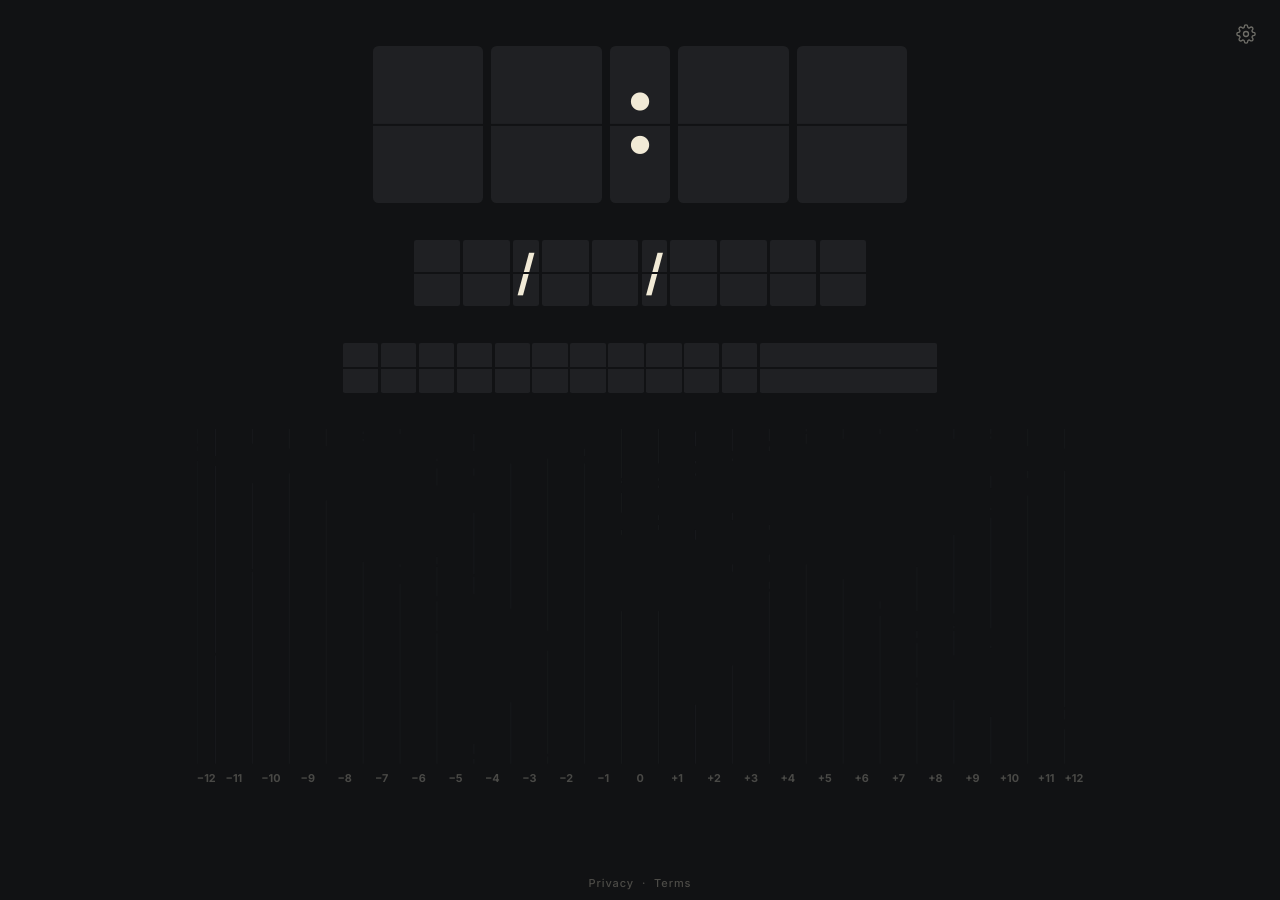
<file: index.html>
<!doctype html>
<html lang="en">
<head>
  <meta charset="utf-8">
  <title>Flaptab</title>
  <meta name="viewport" content="width=device-width, initial-scale=1">
  <meta name="description" content="Turns your new tab into a split-flap airport board clock with a time zone map.">
  <meta property="og:title" content="Flaptab">
  <meta property="og:description" content="Turns your new tab into a split-flap airport board clock with a time zone map.">
  <link rel="apple-touch-icon" href="icons/icon-128.png">
  <script>globalThis.FLAPTAB_WEB = { version: "1.0.0" };</script>
  <link rel="icon" href="icons/icon-32.png">
  <link rel="preload" href="fonts/inter-latin-wght-normal.woff2" as="font" type="font/woff2" crossorigin>
  <link rel="stylesheet" href="newtab.css">
  <script src="prefs.js"></script>
</head>
<body>
  <button id="gear" class="gear" type="button" aria-expanded="false" aria-controls="settings">
    <svg viewBox="0 0 24 24" aria-hidden="true">
      <circle cx="12" cy="12" r="3"/>
      <path d="M19.4 15a1.65 1.65 0 0 0 .33 1.82l.06.06a2 2 0 1 1-2.83 2.83l-.06-.06a1.65 1.65 0 0 0-1.82-.33 1.65 1.65 0 0 0-1 1.51V21a2 2 0 1 1-4 0v-.09A1.65 1.65 0 0 0 9 19.4a1.65 1.65 0 0 0-1.82.33l-.06.06a2 2 0 1 1-2.83-2.83l.06-.06a1.65 1.65 0 0 0 .33-1.82 1.65 1.65 0 0 0-1.51-1H3a2 2 0 1 1 0-4h.09A1.65 1.65 0 0 0 4.6 9a1.65 1.65 0 0 0-.33-1.82l-.06-.06a2 2 0 1 1 2.83-2.83l.06.06a1.65 1.65 0 0 0 1.82.33H9a1.65 1.65 0 0 0 1-1.51V3a2 2 0 1 1 4 0v.09a1.65 1.65 0 0 0 1 1.51 1.65 1.65 0 0 0 1.82-.33l.06-.06a2 2 0 1 1 2.83 2.83l-.06.06a1.65 1.65 0 0 0-.33 1.82V9a1.65 1.65 0 0 0 1.51 1H21a2 2 0 1 1 0 4h-.09a1.65 1.65 0 0 0-1.51 1z"/>
    </svg>
  </button>

  <div id="settings" class="settings" hidden>
    <div class="settings-head">
      <div class="settings-title" data-i18n="settings"></div>
      <button id="info-btn" class="icon-btn" type="button">
        <svg viewBox="0 0 24 24" aria-hidden="true"><circle cx="12" cy="12" r="9.5"/><path d="M12 11v6M12 7.5v.01"/></svg>
      </button>
    </div>
    <div class="setting">
      <div class="label" data-i18n="theme"></div>
      <div class="seg" data-pref="theme">
        <button type="button" data-value="board" data-i18n="board"></button>
        <button type="button" data-value="cockpit" data-i18n="cockpit"></button>
        <button type="button" data-value="led" data-i18n="led"></button>
        <button type="button" data-value="classic" data-i18n="classic"></button>
      </div>
    </div>
    <div class="setting">
      <div class="label" data-i18n="language"></div>
      <div class="seg" data-pref="lang">
        <button type="button" data-value="en" lang="en" title="English">EN</button>
        <button type="button" data-value="tr" lang="tr" title="Türkçe">TR</button>
        <button type="button" data-value="ar" lang="ar" title="العربية">AR</button>
        <button type="button" data-value="zh" lang="zh" title="中文">ZH</button>
        <button type="button" data-value="fr" lang="fr" title="Français">FR</button>
        <button type="button" data-value="ru" lang="ru" title="Русский">RU</button>
        <button type="button" data-value="es" lang="es" title="Español">ES</button>
        <button type="button" data-value="de" lang="de" title="Deutsch">DE</button>
      </div>
    </div>
    <div class="setting">
      <div class="label" data-i18n="format"></div>
      <div class="seg" data-pref="hour">
        <button type="button" data-value="24" data-i18n="h24"></button>
        <button type="button" data-value="12">AM/PM</button>
      </div>
    </div>
    <div class="setting">
      <div class="label" data-i18n="seconds"></div>
      <div class="seg" data-pref="sec">
        <button type="button" data-value="off" data-i18n="off"></button>
        <button type="button" data-value="on" data-i18n="on"></button>
      </div>
    </div>
    <div class="setting" id="sound-setting">
      <div class="label" data-i18n="sound"></div>
      <div class="seg" data-pref="flapSound">
        <button type="button" data-value="off" data-i18n="off"></button>
        <button type="button" data-value="on" data-i18n="on"></button>
      </div>
    </div>
    <div class="setting">
      <div class="label" data-i18n="location"></div>
      <div class="seg" data-pref="loc">
        <button type="button" data-value="off" data-i18n="off"></button>
        <button type="button" data-value="on" data-i18n="on"></button>
      </div>
      <div id="loc-status" class="status" data-i18n="locError" hidden></div>
    </div>
  </div>

  <dialog id="info" class="info" tabindex="-1">
    <div class="settings-head">
      <div id="info-title" class="settings-title"></div>
      <button id="info-close" class="icon-btn" type="button">
        <svg viewBox="0 0 24 24" aria-hidden="true"><path d="M6 6l12 12M18 6L6 18"/></svg>
      </button>
    </div>
    <div id="info-body" class="info-body"></div>
  </dialog>

  <main class="board">
    <section class="row">
      <div id="zone-label" class="label"></div>
      <div id="time" class="flaps lg"></div>
    </section>

    <section class="row">
      <div class="label" data-label="date"></div>
      <div id="date" class="flaps md"></div>
    </section>

    <section class="row">
      <div class="label" data-label="day"></div>
      <div id="day" class="flaps sm"></div>
    </section>

    <section class="row map-row">
      <div id="map-label" class="label"></div>
      <svg id="map" class="map" viewBox="0 0 360 146" role="group"></svg>
      <button id="reset" class="reset" type="button" data-i18n="reset"></button>
    </section>
  </main>
  <script src="i18n.js"></script>
  <script src="info.js"></script>
  <script src="world.js"></script>
  <script src="places.js"></script>
  <script src="newtab.js"></script>
  <footer class="web-links">
    <a href="privacy.html">Privacy</a><span>·</span><a href="terms.html">Terms</a>
  </footer>
  <style>
    .web-links { position: fixed; inset-inline: 0; bottom: 10px; display: flex; justify-content: center; gap: 8px;
      font: 500 11px var(--font); letter-spacing: .08em; color: var(--label-2); pointer-events: none; }
    .web-links a { color: inherit; text-decoration: none; pointer-events: auto; }
    .web-links a:hover { color: var(--accent); }
  </style>
</body>
</html>
</file>
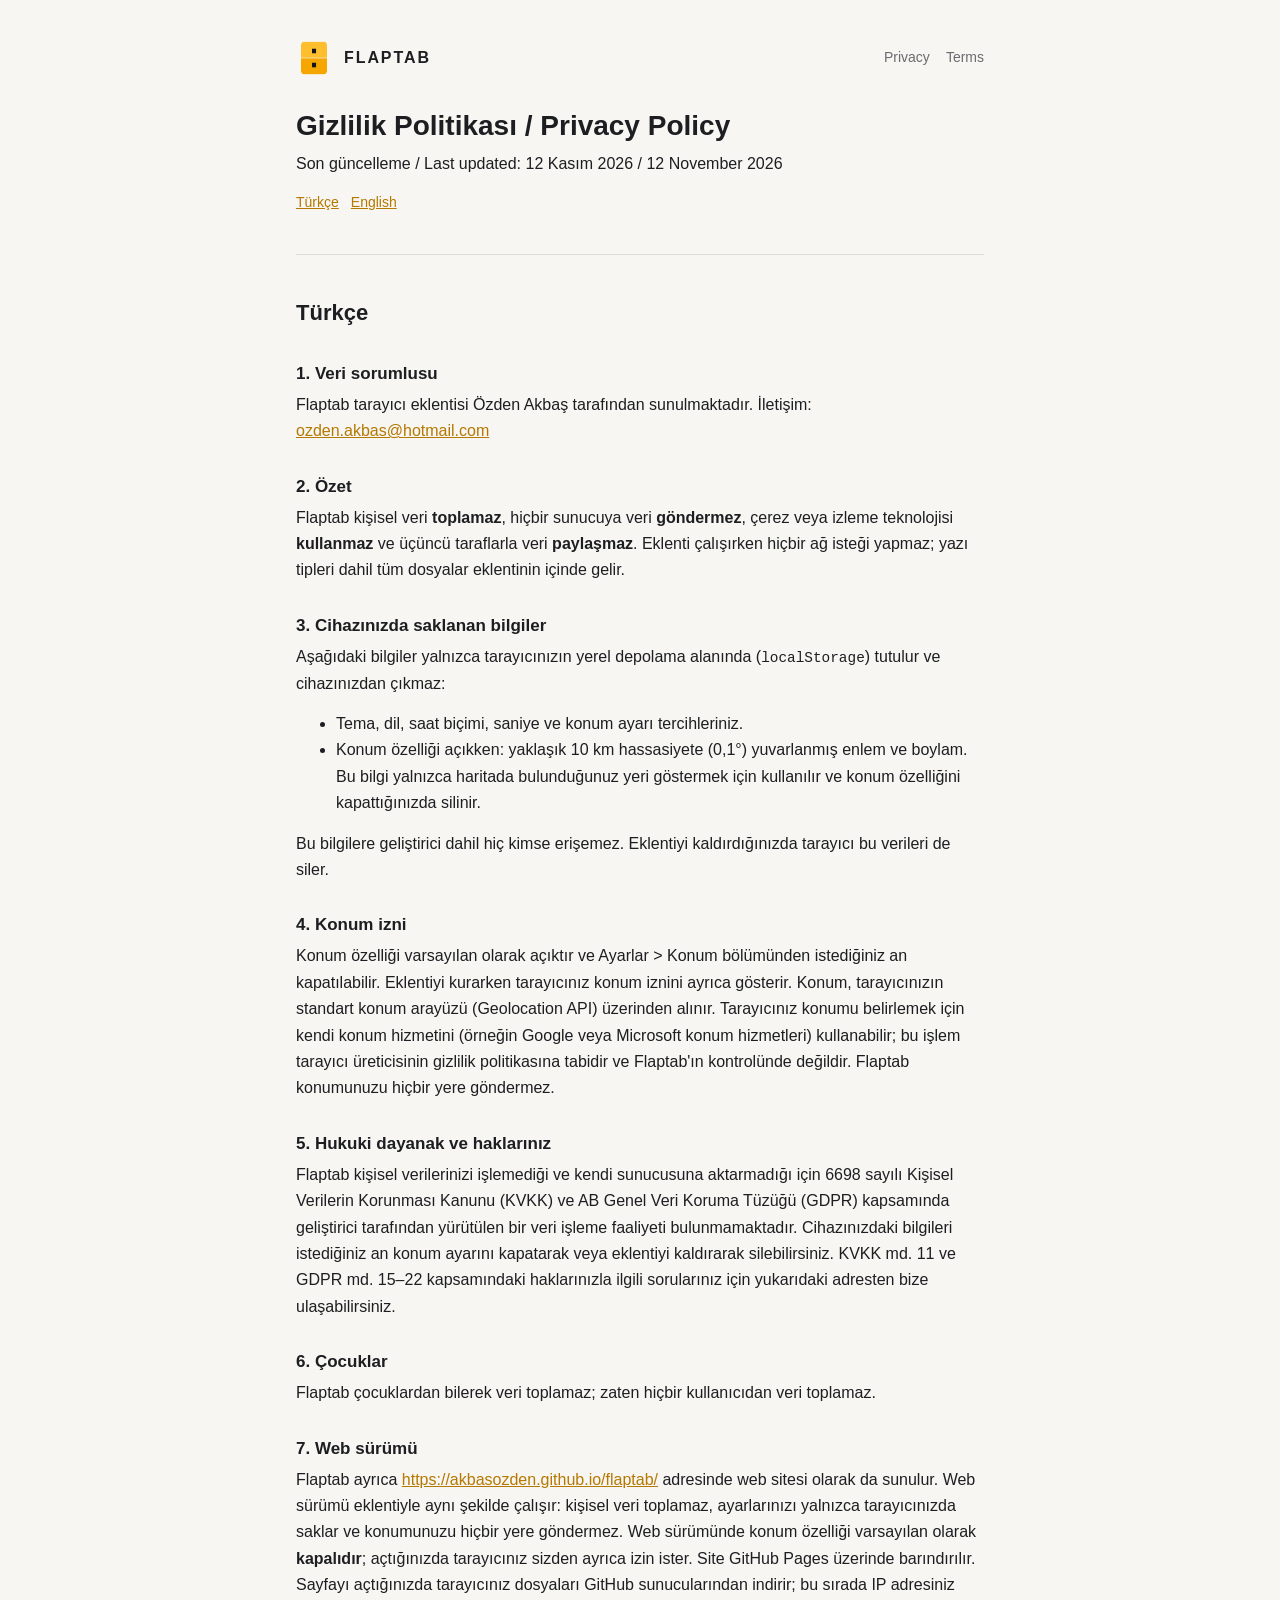
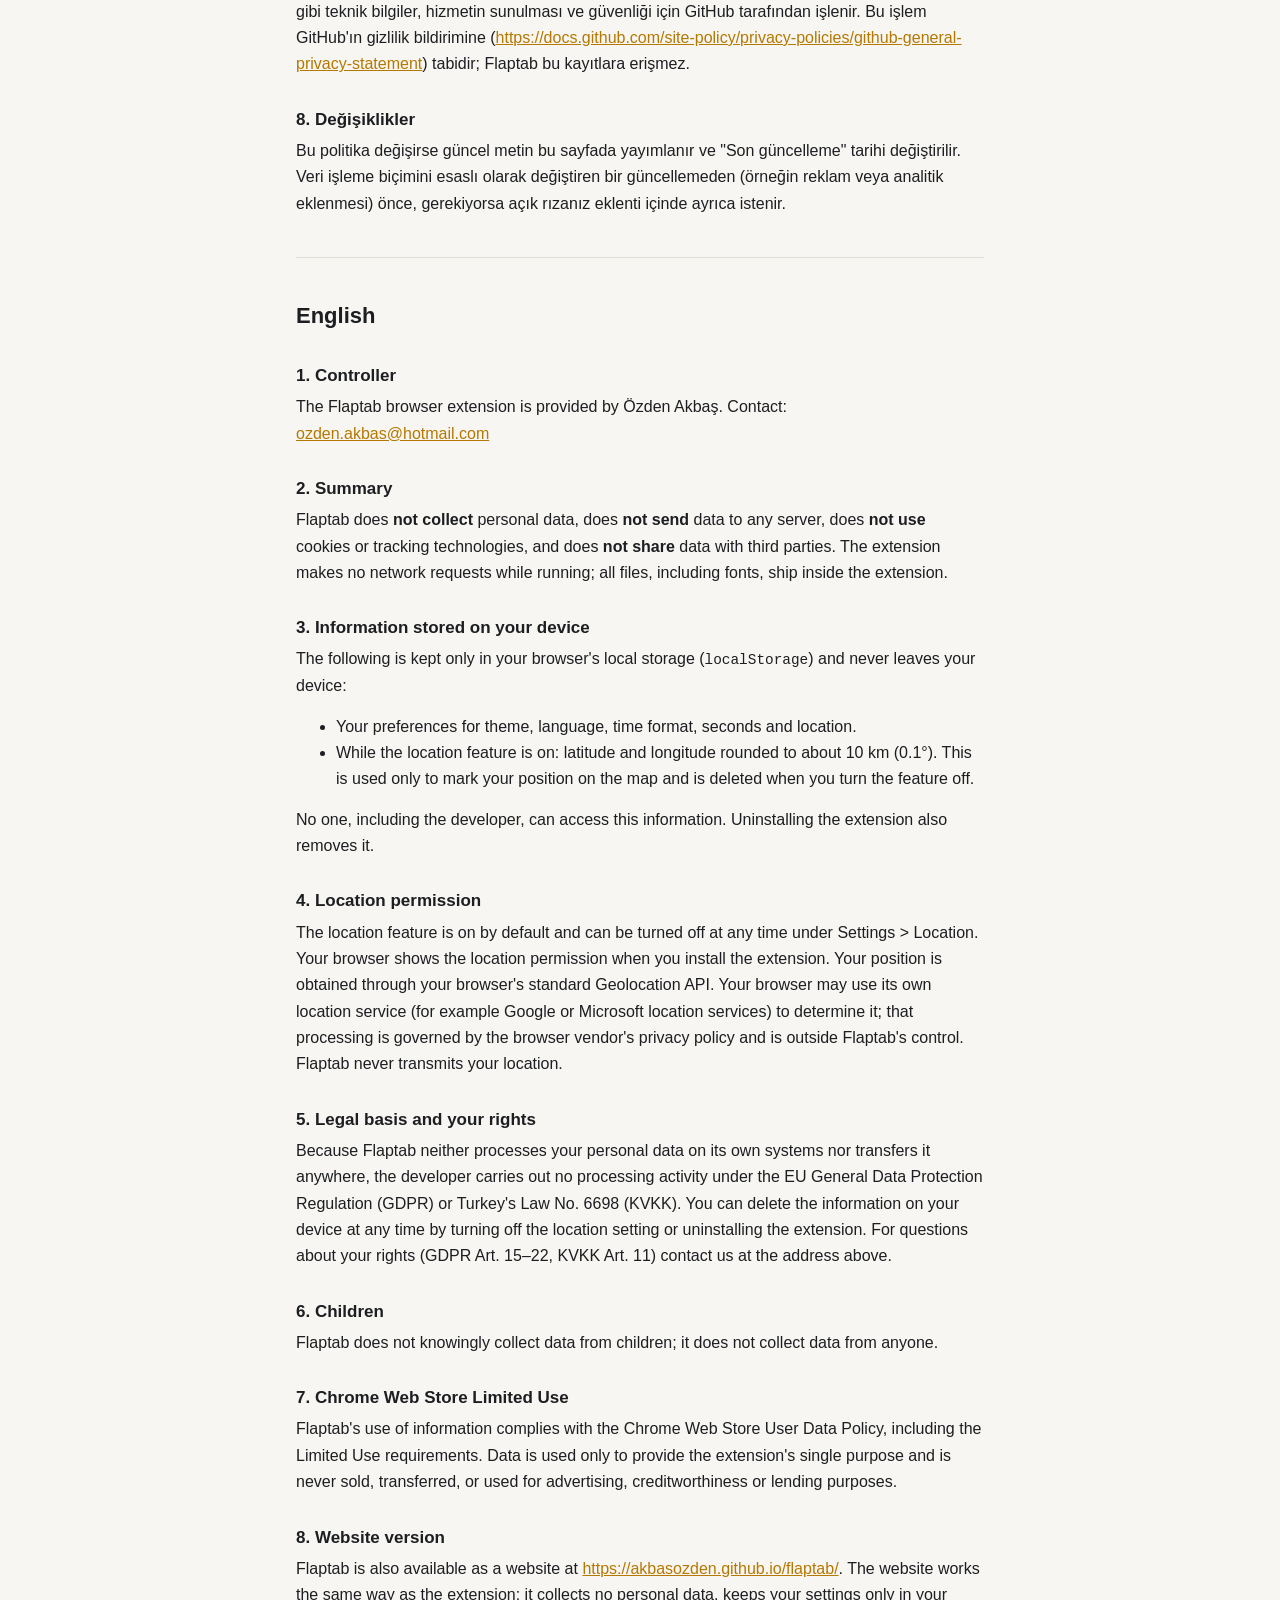
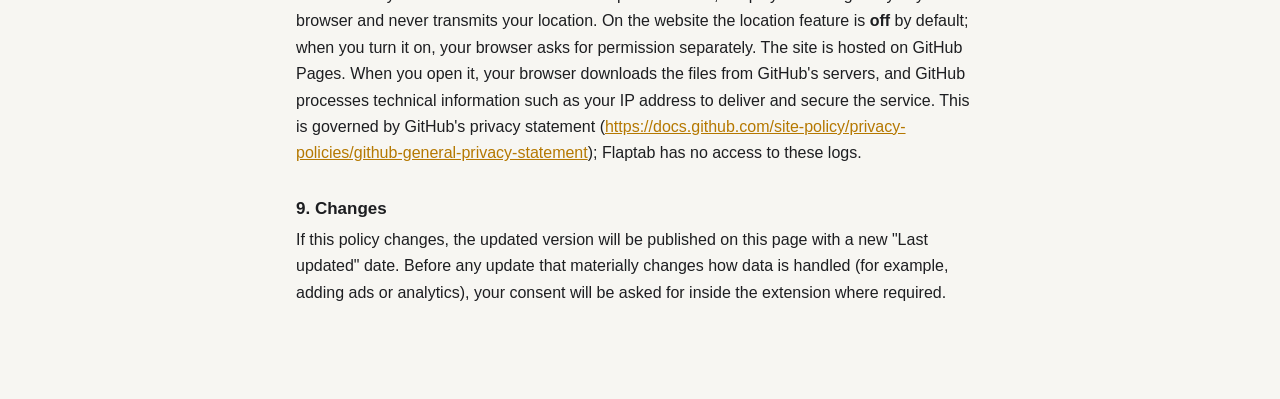
<file: privacy.html>
<!doctype html>
<html lang="tr">
<head>
<meta charset="utf-8">
<meta name="viewport" content="width=device-width, initial-scale=1">
<title>Privacy Policy · Flaptab</title>
<link rel="icon" href="icons/icon-32.png">
<style>
  :root { color-scheme: light dark; --bg: #f7f6f2; --fg: #1d1e21; --muted: #6b6b70; --line: #deddd6; --accent: #b57800; }
  @media (prefers-color-scheme: dark) { :root { --bg: #111214; --fg: #ece6d4; --muted: #8a8a8e; --line: #2a2b2f; --accent: #ffbe2e; } }
  * { box-sizing: border-box; }
  body { margin: 0; background: var(--bg); color: var(--fg); font: 16px/1.65 -apple-system, BlinkMacSystemFont, "Segoe UI", Roboto, sans-serif; }
  main { max-width: 720px; margin: 0 auto; padding: 40px 16px 80px; }
  header { display: flex; align-items: center; gap: 12px; margin-bottom: 32px; }
  header img { width: 36px; height: 36px; }
  header a { color: var(--fg); text-decoration: none; font-weight: 700; letter-spacing: .12em; }
  nav { margin-left: auto; display: flex; gap: 16px; font-size: 14px; }
  nav a { font-weight: 500; letter-spacing: 0; color: var(--muted); }
  h1 { font-size: 28px; line-height: 1.25; margin: 0 0 8px; }
  h2 { font-size: 22px; margin: 40px 0 8px; }
  h3 { font-size: 17px; margin: 28px 0 4px; }
  p, ul { margin: 0 0 14px; }
  hr { border: 0; border-top: 1px solid var(--line); margin: 40px 0; }
  a { color: var(--accent); }
  code { font-size: .9em; }
  .lang { font-size: 14px; color: var(--muted); }
  .lang a { margin-right: 12px; }
</style>
</head>
<body>
<main>
<header>
  <img src="icons/icon-128.png" alt="">
  <a href="./">FLAPTAB</a>
  <nav><a href="privacy.html">Privacy</a><a href="terms.html">Terms</a></nav>
</header>
<h1>Gizlilik Politikası / Privacy Policy</h1>
<p>Son güncelleme / Last updated: 12 Kasım 2026 / 12 November 2026</p>
<p class="lang"><a href="#tr">Türkçe</a><a href="#en">English</a></p>
<hr>
<h2 id="tr">Türkçe</h2>
<h3>1. Veri sorumlusu</h3>
<p>Flaptab tarayıcı eklentisi Özden Akbaş tarafından sunulmaktadır. İletişim: <a href="mailto:ozden.akbas@hotmail.com">ozden.akbas@hotmail.com</a></p>
<h3>2. Özet</h3>
<p>Flaptab kişisel veri <strong>toplamaz</strong>, hiçbir sunucuya veri <strong>göndermez</strong>, çerez veya izleme teknolojisi <strong>kullanmaz</strong> ve üçüncü taraflarla veri <strong>paylaşmaz</strong>. Eklenti çalışırken hiçbir ağ isteği yapmaz; yazı tipleri dahil tüm dosyalar eklentinin içinde gelir.</p>
<h3>3. Cihazınızda saklanan bilgiler</h3>
<p>Aşağıdaki bilgiler yalnızca tarayıcınızın yerel depolama alanında (<code>localStorage</code>) tutulur ve cihazınızdan çıkmaz:</p>
<ul><li>Tema, dil, saat biçimi, saniye ve konum ayarı tercihleriniz.</li><li>Konum özelliği açıkken: yaklaşık 10 km hassasiyete (0,1°) yuvarlanmış enlem ve boylam. Bu bilgi yalnızca haritada bulunduğunuz yeri göstermek için kullanılır ve konum özelliğini kapattığınızda silinir.</li></ul>
<p>Bu bilgilere geliştirici dahil hiç kimse erişemez. Eklentiyi kaldırdığınızda tarayıcı bu verileri de siler.</p>
<h3>4. Konum izni</h3>
<p>Konum özelliği varsayılan olarak açıktır ve Ayarlar &gt; Konum bölümünden istediğiniz an kapatılabilir. Eklentiyi kurarken tarayıcınız konum iznini ayrıca gösterir. Konum, tarayıcınızın standart konum arayüzü (Geolocation API) üzerinden alınır. Tarayıcınız konumu belirlemek için kendi konum hizmetini (örneğin Google veya Microsoft konum hizmetleri) kullanabilir; bu işlem tarayıcı üreticisinin gizlilik politikasına tabidir ve Flaptab'ın kontrolünde değildir. Flaptab konumunuzu hiçbir yere göndermez.</p>
<h3>5. Hukuki dayanak ve haklarınız</h3>
<p>Flaptab kişisel verilerinizi işlemediği ve kendi sunucusuna aktarmadığı için 6698 sayılı Kişisel Verilerin Korunması Kanunu (KVKK) ve AB Genel Veri Koruma Tüzüğü (GDPR) kapsamında geliştirici tarafından yürütülen bir veri işleme faaliyeti bulunmamaktadır. Cihazınızdaki bilgileri istediğiniz an konum ayarını kapatarak veya eklentiyi kaldırarak silebilirsiniz. KVKK md. 11 ve GDPR md. 15–22 kapsamındaki haklarınızla ilgili sorularınız için yukarıdaki adresten bize ulaşabilirsiniz.</p>
<h3>6. Çocuklar</h3>
<p>Flaptab çocuklardan bilerek veri toplamaz; zaten hiçbir kullanıcıdan veri toplamaz.</p>
<h3>7. Web sürümü</h3>
<p>Flaptab ayrıca <a href="https://akbasozden.github.io/flaptab/">https://akbasozden.github.io/flaptab/</a> adresinde web sitesi olarak da sunulur. Web sürümü eklentiyle aynı şekilde çalışır: kişisel veri toplamaz, ayarlarınızı yalnızca tarayıcınızda saklar ve konumunuzu hiçbir yere göndermez. Web sürümünde konum özelliği varsayılan olarak <strong>kapalıdır</strong>; açtığınızda tarayıcınız sizden ayrıca izin ister. Site GitHub Pages üzerinde barındırılır. Sayfayı açtığınızda tarayıcınız dosyaları GitHub sunucularından indirir; bu sırada IP adresiniz gibi teknik bilgiler, hizmetin sunulması ve güvenliği için GitHub tarafından işlenir. Bu işlem GitHub'ın gizlilik bildirimine (<a href="https://docs.github.com/site-policy/privacy-policies/github-general-privacy-statement">https://docs.github.com/site-policy/privacy-policies/github-general-privacy-statement</a>) tabidir; Flaptab bu kayıtlara erişmez.</p>
<h3>8. Değişiklikler</h3>
<p>Bu politika değişirse güncel metin bu sayfada yayımlanır ve "Son güncelleme" tarihi değiştirilir. Veri işleme biçimini esaslı olarak değiştiren bir güncellemeden (örneğin reklam veya analitik eklenmesi) önce, gerekiyorsa açık rızanız eklenti içinde ayrıca istenir.</p>
<hr>
<h2 id="en">English</h2>
<h3>1. Controller</h3>
<p>The Flaptab browser extension is provided by Özden Akbaş. Contact: <a href="mailto:ozden.akbas@hotmail.com">ozden.akbas@hotmail.com</a></p>
<h3>2. Summary</h3>
<p>Flaptab does <strong>not collect</strong> personal data, does <strong>not send</strong> data to any server, does <strong>not use</strong> cookies or tracking technologies, and does <strong>not share</strong> data with third parties. The extension makes no network requests while running; all files, including fonts, ship inside the extension.</p>
<h3>3. Information stored on your device</h3>
<p>The following is kept only in your browser's local storage (<code>localStorage</code>) and never leaves your device:</p>
<ul><li>Your preferences for theme, language, time format, seconds and location.</li><li>While the location feature is on: latitude and longitude rounded to about 10 km (0.1°). This is used only to mark your position on the map and is deleted when you turn the feature off.</li></ul>
<p>No one, including the developer, can access this information. Uninstalling the extension also removes it.</p>
<h3>4. Location permission</h3>
<p>The location feature is on by default and can be turned off at any time under Settings &gt; Location. Your browser shows the location permission when you install the extension. Your position is obtained through your browser's standard Geolocation API. Your browser may use its own location service (for example Google or Microsoft location services) to determine it; that processing is governed by the browser vendor's privacy policy and is outside Flaptab's control. Flaptab never transmits your location.</p>
<h3>5. Legal basis and your rights</h3>
<p>Because Flaptab neither processes your personal data on its own systems nor transfers it anywhere, the developer carries out no processing activity under the EU General Data Protection Regulation (GDPR) or Turkey's Law No. 6698 (KVKK). You can delete the information on your device at any time by turning off the location setting or uninstalling the extension. For questions about your rights (GDPR Art. 15–22, KVKK Art. 11) contact us at the address above.</p>
<h3>6. Children</h3>
<p>Flaptab does not knowingly collect data from children; it does not collect data from anyone.</p>
<h3>7. Chrome Web Store Limited Use</h3>
<p>Flaptab's use of information complies with the Chrome Web Store User Data Policy, including the Limited Use requirements. Data is used only to provide the extension's single purpose and is never sold, transferred, or used for advertising, creditworthiness or lending purposes.</p>
<h3>8. Website version</h3>
<p>Flaptab is also available as a website at <a href="https://akbasozden.github.io/flaptab/">https://akbasozden.github.io/flaptab/</a>. The website works the same way as the extension: it collects no personal data, keeps your settings only in your browser and never transmits your location. On the website the location feature is <strong>off</strong> by default; when you turn it on, your browser asks for permission separately. The site is hosted on GitHub Pages. When you open it, your browser downloads the files from GitHub's servers, and GitHub processes technical information such as your IP address to deliver and secure the service. This is governed by GitHub's privacy statement (<a href="https://docs.github.com/site-policy/privacy-policies/github-general-privacy-statement">https://docs.github.com/site-policy/privacy-policies/github-general-privacy-statement</a>); Flaptab has no access to these logs.</p>
<h3>9. Changes</h3>
<p>If this policy changes, the updated version will be published on this page with a new "Last updated" date. Before any update that materially changes how data is handled (for example, adding ads or analytics), your consent will be asked for inside the extension where required.</p>
</main>
</body>
</html>
</file>
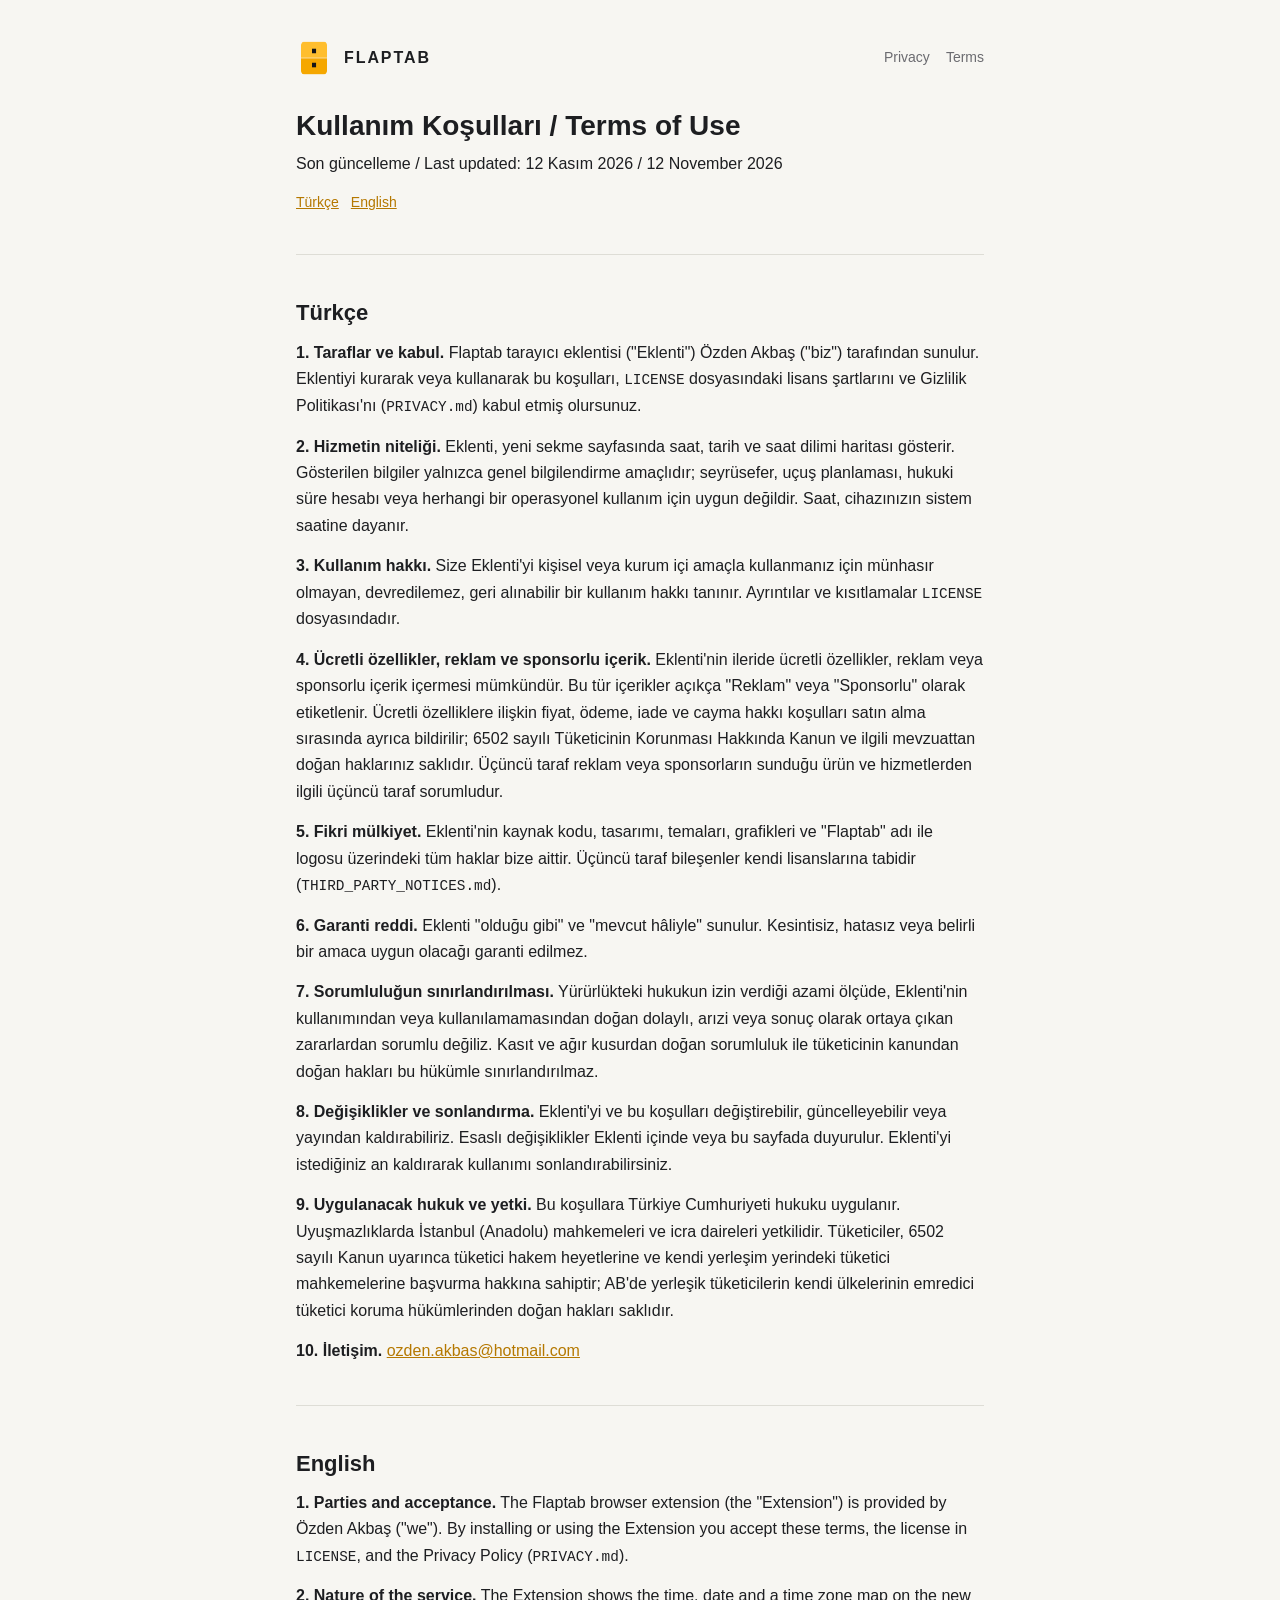
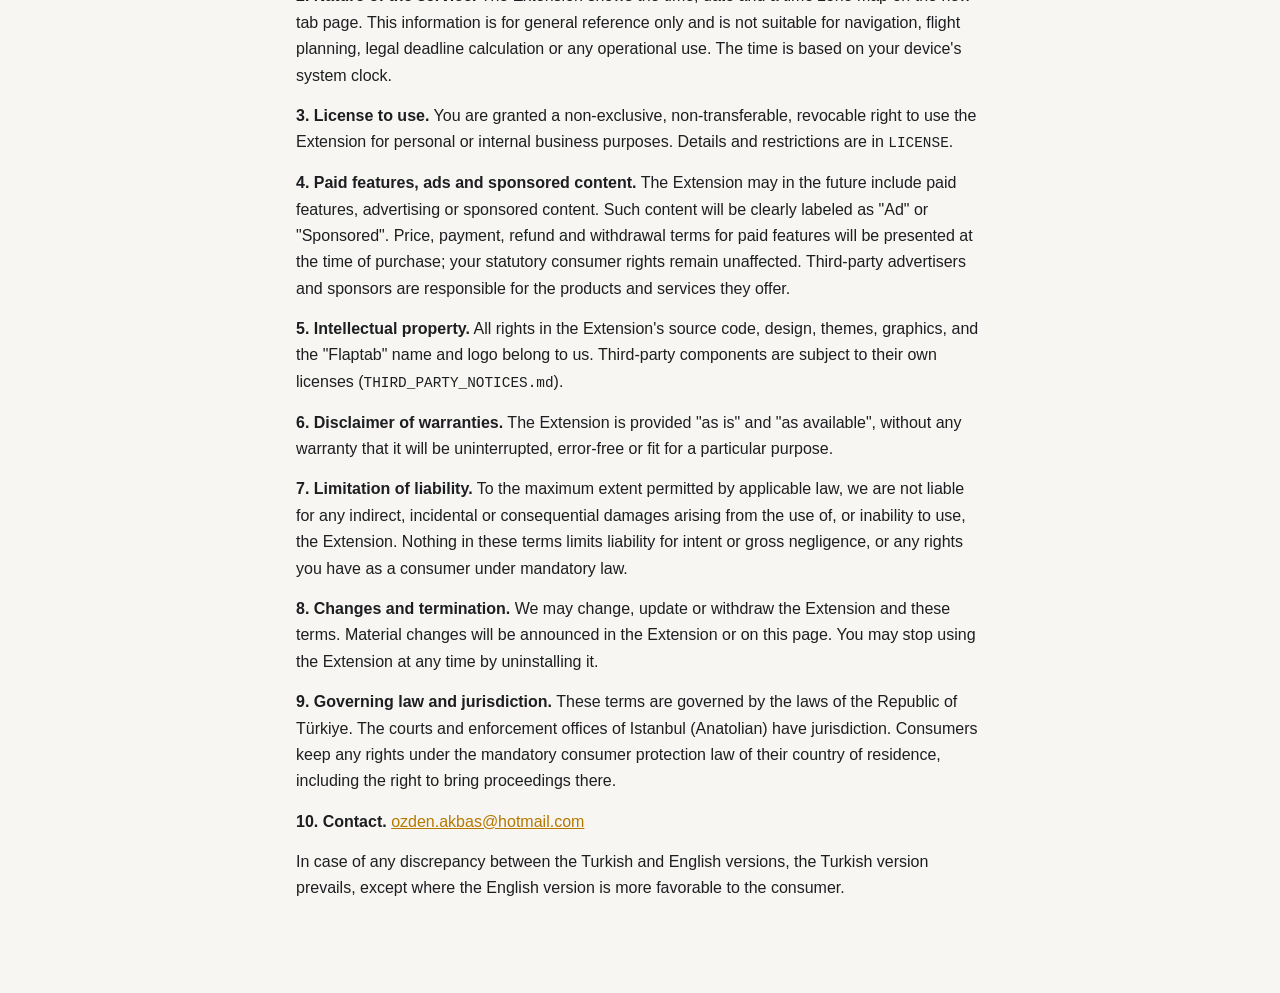
<file: terms.html>
<!doctype html>
<html lang="tr">
<head>
<meta charset="utf-8">
<meta name="viewport" content="width=device-width, initial-scale=1">
<title>Terms of Use · Flaptab</title>
<link rel="icon" href="icons/icon-32.png">
<style>
  :root { color-scheme: light dark; --bg: #f7f6f2; --fg: #1d1e21; --muted: #6b6b70; --line: #deddd6; --accent: #b57800; }
  @media (prefers-color-scheme: dark) { :root { --bg: #111214; --fg: #ece6d4; --muted: #8a8a8e; --line: #2a2b2f; --accent: #ffbe2e; } }
  * { box-sizing: border-box; }
  body { margin: 0; background: var(--bg); color: var(--fg); font: 16px/1.65 -apple-system, BlinkMacSystemFont, "Segoe UI", Roboto, sans-serif; }
  main { max-width: 720px; margin: 0 auto; padding: 40px 16px 80px; }
  header { display: flex; align-items: center; gap: 12px; margin-bottom: 32px; }
  header img { width: 36px; height: 36px; }
  header a { color: var(--fg); text-decoration: none; font-weight: 700; letter-spacing: .12em; }
  nav { margin-left: auto; display: flex; gap: 16px; font-size: 14px; }
  nav a { font-weight: 500; letter-spacing: 0; color: var(--muted); }
  h1 { font-size: 28px; line-height: 1.25; margin: 0 0 8px; }
  h2 { font-size: 22px; margin: 40px 0 8px; }
  h3 { font-size: 17px; margin: 28px 0 4px; }
  p, ul { margin: 0 0 14px; }
  hr { border: 0; border-top: 1px solid var(--line); margin: 40px 0; }
  a { color: var(--accent); }
  code { font-size: .9em; }
  .lang { font-size: 14px; color: var(--muted); }
  .lang a { margin-right: 12px; }
</style>
</head>
<body>
<main>
<header>
  <img src="icons/icon-128.png" alt="">
  <a href="./">FLAPTAB</a>
  <nav><a href="privacy.html">Privacy</a><a href="terms.html">Terms</a></nav>
</header>
<h1>Kullanım Koşulları / Terms of Use</h1>
<p>Son güncelleme / Last updated: 12 Kasım 2026 / 12 November 2026</p>
<p class="lang"><a href="#tr">Türkçe</a><a href="#en">English</a></p>
<hr>
<h2 id="tr">Türkçe</h2>
<p><strong>1. Taraflar ve kabul.</strong> Flaptab tarayıcı eklentisi ("Eklenti") Özden Akbaş ("biz") tarafından sunulur. Eklentiyi kurarak veya kullanarak bu koşulları, <code>LICENSE</code> dosyasındaki lisans şartlarını ve Gizlilik Politikası'nı (<code>PRIVACY.md</code>) kabul etmiş olursunuz.</p>
<p><strong>2. Hizmetin niteliği.</strong> Eklenti, yeni sekme sayfasında saat, tarih ve saat dilimi haritası gösterir. Gösterilen bilgiler yalnızca genel bilgilendirme amaçlıdır; seyrüsefer, uçuş planlaması, hukuki süre hesabı veya herhangi bir operasyonel kullanım için uygun değildir. Saat, cihazınızın sistem saatine dayanır.</p>
<p><strong>3. Kullanım hakkı.</strong> Size Eklenti'yi kişisel veya kurum içi amaçla kullanmanız için münhasır olmayan, devredilemez, geri alınabilir bir kullanım hakkı tanınır. Ayrıntılar ve kısıtlamalar <code>LICENSE</code> dosyasındadır.</p>
<p><strong>4. Ücretli özellikler, reklam ve sponsorlu içerik.</strong> Eklenti'nin ileride ücretli özellikler, reklam veya sponsorlu içerik içermesi mümkündür. Bu tür içerikler açıkça "Reklam" veya "Sponsorlu" olarak etiketlenir. Ücretli özelliklere ilişkin fiyat, ödeme, iade ve cayma hakkı koşulları satın alma sırasında ayrıca bildirilir; 6502 sayılı Tüketicinin Korunması Hakkında Kanun ve ilgili mevzuattan doğan haklarınız saklıdır. Üçüncü taraf reklam veya sponsorların sunduğu ürün ve hizmetlerden ilgili üçüncü taraf sorumludur.</p>
<p><strong>5. Fikri mülkiyet.</strong> Eklenti'nin kaynak kodu, tasarımı, temaları, grafikleri ve "Flaptab" adı ile logosu üzerindeki tüm haklar bize aittir. Üçüncü taraf bileşenler kendi lisanslarına tabidir (<code>THIRD_PARTY_NOTICES.md</code>).</p>
<p><strong>6. Garanti reddi.</strong> Eklenti "olduğu gibi" ve "mevcut hâliyle" sunulur. Kesintisiz, hatasız veya belirli bir amaca uygun olacağı garanti edilmez.</p>
<p><strong>7. Sorumluluğun sınırlandırılması.</strong> Yürürlükteki hukukun izin verdiği azami ölçüde, Eklenti'nin kullanımından veya kullanılamamasından doğan dolaylı, arızi veya sonuç olarak ortaya çıkan zararlardan sorumlu değiliz. Kasıt ve ağır kusurdan doğan sorumluluk ile tüketicinin kanundan doğan hakları bu hükümle sınırlandırılmaz.</p>
<p><strong>8. Değişiklikler ve sonlandırma.</strong> Eklenti'yi ve bu koşulları değiştirebilir, güncelleyebilir veya yayından kaldırabiliriz. Esaslı değişiklikler Eklenti içinde veya bu sayfada duyurulur. Eklenti'yi istediğiniz an kaldırarak kullanımı sonlandırabilirsiniz.</p>
<p><strong>9. Uygulanacak hukuk ve yetki.</strong> Bu koşullara Türkiye Cumhuriyeti hukuku uygulanır. Uyuşmazlıklarda İstanbul (Anadolu) mahkemeleri ve icra daireleri yetkilidir. Tüketiciler, 6502 sayılı Kanun uyarınca tüketici hakem heyetlerine ve kendi yerleşim yerindeki tüketici mahkemelerine başvurma hakkına sahiptir; AB'de yerleşik tüketicilerin kendi ülkelerinin emredici tüketici koruma hükümlerinden doğan hakları saklıdır.</p>
<p><strong>10. İletişim.</strong> <a href="mailto:ozden.akbas@hotmail.com">ozden.akbas@hotmail.com</a></p>
<hr>
<h2 id="en">English</h2>
<p><strong>1. Parties and acceptance.</strong> The Flaptab browser extension (the "Extension") is provided by Özden Akbaş ("we"). By installing or using the Extension you accept these terms, the license in <code>LICENSE</code>, and the Privacy Policy (<code>PRIVACY.md</code>).</p>
<p><strong>2. Nature of the service.</strong> The Extension shows the time, date and a time zone map on the new tab page. This information is for general reference only and is not suitable for navigation, flight planning, legal deadline calculation or any operational use. The time is based on your device's system clock.</p>
<p><strong>3. License to use.</strong> You are granted a non-exclusive, non-transferable, revocable right to use the Extension for personal or internal business purposes. Details and restrictions are in <code>LICENSE</code>.</p>
<p><strong>4. Paid features, ads and sponsored content.</strong> The Extension may in the future include paid features, advertising or sponsored content. Such content will be clearly labeled as "Ad" or "Sponsored". Price, payment, refund and withdrawal terms for paid features will be presented at the time of purchase; your statutory consumer rights remain unaffected. Third-party advertisers and sponsors are responsible for the products and services they offer.</p>
<p><strong>5. Intellectual property.</strong> All rights in the Extension's source code, design, themes, graphics, and the "Flaptab" name and logo belong to us. Third-party components are subject to their own licenses (<code>THIRD_PARTY_NOTICES.md</code>).</p>
<p><strong>6. Disclaimer of warranties.</strong> The Extension is provided "as is" and "as available", without any warranty that it will be uninterrupted, error-free or fit for a particular purpose.</p>
<p><strong>7. Limitation of liability.</strong> To the maximum extent permitted by applicable law, we are not liable for any indirect, incidental or consequential damages arising from the use of, or inability to use, the Extension. Nothing in these terms limits liability for intent or gross negligence, or any rights you have as a consumer under mandatory law.</p>
<p><strong>8. Changes and termination.</strong> We may change, update or withdraw the Extension and these terms. Material changes will be announced in the Extension or on this page. You may stop using the Extension at any time by uninstalling it.</p>
<p><strong>9. Governing law and jurisdiction.</strong> These terms are governed by the laws of the Republic of Türkiye. The courts and enforcement offices of Istanbul (Anatolian) have jurisdiction. Consumers keep any rights under the mandatory consumer protection law of their country of residence, including the right to bring proceedings there.</p>
<p><strong>10. Contact.</strong> <a href="mailto:ozden.akbas@hotmail.com">ozden.akbas@hotmail.com</a></p>
<p>In case of any discrepancy between the Turkish and English versions, the Turkish version prevails, except where the English version is more favorable to the consumer.</p>
</main>
</body>
</html>
</file>
<file: newtab.css>
/* ---------- Yazı tipleri ----------
   Sistem fontlarına (Helvetica Neue / SF Mono macOS'ta var, Windows'ta yok) güvenmek yerine
   fontlar eklentiyle birlikte gelir; pano her işletim sisteminde aynı harflerle çizilir.
   Inter, JetBrains Mono, Noto Sans Arabic ve Noto Sans SC: SIL Open Font License 1.1 (fonts/*-OFL.txt). */
@font-face {
  font-family: "Flaptab Sans";
  src: url("fonts/inter-latin-wght-normal.woff2") format("woff2");
  font-weight: 100 900;
  font-display: block;
  unicode-range: U+0000-00FF,U+0131,U+0152-0153,U+02BB-02BC,U+02C6,U+02DA,U+02DC,U+0304,U+0308,U+0329,U+2000-206F,U+20AC,U+2122,U+2191,U+2193,U+2212,U+2215,U+FEFF,U+FFFD;
}
@font-face {
  font-family: "Flaptab Sans";
  src: url("fonts/inter-latin-ext-wght-normal.woff2") format("woff2");
  font-weight: 100 900;
  font-display: block;
  unicode-range: U+0100-02BA,U+02BD-02C5,U+02C7-02CC,U+02CE-02D7,U+02DD-02FF,U+0304,U+0308,U+0329,U+1D00-1DBF,U+1E00-1E9F,U+1EF2-1EFF,U+2020,U+20A0-20AB,U+20AD-20C0,U+2113,U+2C60-2C7F,U+A720-A7FF;
}
@font-face {
  font-family: "Flaptab Sans";
  src: url("fonts/inter-cyrillic-wght-normal.woff2") format("woff2");
  font-weight: 100 900;
  font-display: block;
  unicode-range: U+0301,U+0400-045F,U+0490-0491,U+04B0-04B1,U+2116;
}
@font-face {
  font-family: "Flaptab Mono";
  src: url("fonts/jetbrains-mono-latin-wght-normal.woff2") format("woff2");
  font-weight: 100 800;
  font-display: block;
  unicode-range: U+0000-00FF,U+0131,U+0152-0153,U+02BB-02BC,U+02C6,U+02DA,U+02DC,U+0304,U+0308,U+0329,U+2000-206F,U+20AC,U+2122,U+2191,U+2193,U+2212,U+2215,U+FEFF,U+FFFD;
}
@font-face {
  font-family: "Flaptab Mono";
  src: url("fonts/jetbrains-mono-latin-ext-wght-normal.woff2") format("woff2");
  font-weight: 100 800;
  font-display: block;
  unicode-range: U+0100-02BA,U+02BD-02C5,U+02C7-02CC,U+02CE-02D7,U+02DD-02FF,U+0304,U+0308,U+0329,U+1D00-1DBF,U+1E00-1E9F,U+1EF2-1EFF,U+2020,U+20A0-20AB,U+20AD-20C0,U+2113,U+2C60-2C7F,U+A720-A7FF;
}
@font-face {
  font-family: "Flaptab Mono";
  src: url("fonts/jetbrains-mono-cyrillic-wght-normal.woff2") format("woff2");
  font-weight: 100 800;
  font-display: block;
  unicode-range: U+0301,U+0400-045F,U+0490-0491,U+04B0-04B1,U+2116;
}

/* Arapça ve Çince: Inter ve JetBrains Mono bu yazı sistemlerini içermez. Çince font yalnızca arayüzde
   geçen karakterleri içeren bir alt kümedir; Çince metin değişirse tools/subset-cjk.sh ile yeniden üretin. */
@font-face {
  font-family: "Flaptab Arabic";
  src: url("fonts/noto-sans-arabic-arabic-wght-normal.woff2") format("woff2");
  font-weight: 100 900;
  font-display: block;
  unicode-range: U+0600-06FF,U+0750-077F,U+08A0-08FF,U+200C-200E,U+FB50-FDFF,U+FE70-FEFC;
}
@font-face {
  font-family: "Flaptab CJK";
  src: url("fonts/noto-sans-sc-subset-wght-normal.woff2") format("woff2");
  font-weight: 100 900;
  font-display: block;
  unicode-range: U+2E80-9FFF,U+F900-FAFF,U+FE30-FE4F,U+FF00-FFEF;
}

/* ---------- Temalar ---------- */
/* Pano: flat split-flap varış panosu */
:root,
:root[data-theme="board"] {
  --bg: #111214;
  --tile: #1f2023;
  --tile-text: #f1ead6;
  --split: #111214;
  --label: #6f6e68;
  --label-2: #4c4b47;
  --accent: #f1ead6;
  --dot: #34363b;
  --dot-hover: #6f6e68;
  --band-hover: #17181b;
  --tick: #1b1c1f;
  --panel: #1a1b1e;
  --panel-line: #26272b;
  --glow: none;
  --here: #ff6a3d;
  --font: "Flaptab Sans", "Flaptab Arabic", "Flaptab CJK", "Helvetica Neue", Helvetica, Arial, sans-serif;
  --flap-weight: 600;
}

/* Kokpit: FMS / MCDU ekranı — siyah zemin, fosfor yeşili veri, camgöbeği başlıklar */
:root[data-theme="cockpit"] {
  --bg: #030504;
  --tile: #08100b;
  --tile-text: #4cf25a;
  --split: #030504;
  --label: #39c9f2;
  --label-2: #1f6f86;
  --accent: #eef3ef;
  --dot: #0f2a15;
  --dot-hover: #2a8a3c;
  --band-hover: #07100a;
  --tick: #0a140d;
  --panel: #060b08;
  --panel-line: #12301a;
  --glow: 0 0 .18em rgba(76, 242, 90, .45);
  --here: #ff4fd8; /* FMS'te aktif nokta macentadır */
  --font: "Flaptab Mono", "Flaptab Arabic", "Flaptab CJK", "SF Mono", Menlo, Consolas, monospace;
  --flap-weight: 500;
}

/* LED: amber nokta matrisi varış panosu */
:root[data-theme="led"] {
  --bg: #161718;
  --tile: #0a0a0b;
  --tile-text: #ffb31a;
  --split: transparent;
  --label: #c9c9c9;
  --label-2: #6d6d6d;
  --accent: #ffb31a;
  --dot: #33280f;
  --dot-hover: #7a5a17;
  --band-hover: #1c1d1f;
  --tick: #202123;
  --panel: #101112;
  --panel-line: #2a2b2d;
  --glow: 0 0 .12em rgba(255, 179, 26, .55);
  --here: #ff3b1f; /* panodaki DELAYED kırmızısı */
  --font: "Flaptab Sans", "Flaptab Arabic", "Flaptab CJK", "Helvetica Neue", Helvetica, Arial, sans-serif;
  --flap-weight: 700;
}

/* Klasik: Solari kalkış panosu — siyah kartlarda sarı harfler, renkli sütunlar */
:root[data-theme="classic"] {
  --bg: #070707;
  --tile: #141414;
  --tile-text: #ffd21a;
  --split: #000;
  --label: #f4f4f4;
  --label-2: #8a8a8a;
  --accent: #ffffff;
  --dot: #2b2a26;
  --dot-hover: #6e6a55;
  --band-hover: #121212;
  --tick: #161616;
  --panel: #101010;
  --panel-line: #2a2a2a;
  --glow: none;
  --here: #ff2a1a; /* panodaki kırmızı LED saat */
  --font: "Flaptab Sans", "Flaptab Arabic", "Flaptab CJK", "Helvetica Neue", Helvetica, Arial, sans-serif;
  --flap-weight: 700;
}
[data-theme="classic"] #time { --tile: #3a210b; }
[data-theme="classic"] #date { --tile: #241a40; }
[data-theme="classic"] #day  { --tile: #11301f; }

/* ---------- Ölçü sistemi ----------
   Tüm kartlar, boşluklar ve harita tek bir birimden (--u) türetilir; her ekranda oranlar sabit kalır.
   Dikey: kartlar + harita + satır araları ≈ 65u, etiketler/düğme/kenar boşlukları ≈ 180px.
   Yatay: saniyeli saat satırı ≈ 76u, harita 80u; en geniş öğe 80u'ya sığar. */
:root {
  --u: clamp(4px, min((100vh - 180px) / 65, (100vw - 32px) / 80), 14px);
}

* { margin: 0; padding: 0; box-sizing: border-box; }

/* Yazı ve kontrollerin işletim sistemine göre farklı çizilmesini önler */
html {
  color-scheme: dark;
  font-synthesis: none;
  text-rendering: geometricPrecision;
  -webkit-font-smoothing: antialiased;
  -webkit-text-size-adjust: 100%;
  scrollbar-width: thin;
  scrollbar-color: var(--panel-line) var(--bg);
}
button {
  appearance: none;
  font-family: inherit;
  line-height: normal;
}

body {
  min-height: 100vh;
  background: var(--bg);
  color: var(--tile-text);
  font-family: var(--font);
  display: flex;
  justify-content: center;
  align-items: flex-start;
  padding: max(24px, 4vh) 16px 24px;
  overflow-x: hidden;
  transition: background-color .3s;
}

.board {
  display: flex;
  flex-direction: column;
  align-items: center;
  gap: calc(var(--u) * 2.4);
}

/* ---------- Satırlar ---------- */
.row {
  display: flex;
  flex-direction: column;
  align-items: center;
  gap: 10px;
}
.label {
  font-size: 11px;
  font-weight: 700;
  letter-spacing: .22em;
  color: var(--label);
  white-space: nowrap;
}
.label i {
  font-style: normal;
  font-weight: 400;
  color: var(--label-2);
  margin-inline-start: .6em;
}

.flaps {
  display: flex;
  align-items: center;
  gap: var(--gap);
}
.flaps { --h: calc(var(--w) * 1.42); --gap: calc(var(--w) * .07); }
.flaps.lg { --w: calc(var(--u) * 10); }
.flaps.md { --w: calc(var(--u) * 4.2); }
.flaps.sm { --w: calc(var(--u) * 3.2); }

/* Sağdan sola yazılan dillerde de pano ve harita soldan sağa dizilir */
.flaps, .map { direction: ltr; }

/* Arapça gün adı: harf kartları yerine tek geniş kelime kartı */
.flap.word {
  width: calc(var(--w) * 5);
  font-size: calc(var(--h) * .5);
}
.flap.word .half span { direction: rtl; }

/* Çince karakterler tam genişliktedir; kartın içine sığsın diye küçültülür */
:root[lang="zh"] #day .flap { font-size: calc(var(--h) * .58); }

/* Ayraç kartları (":" ve "/"): rakam kartıyla aynı yükseklikte, daha dar */
.flap.narrow { width: calc(var(--w) * .55); }
/* İki nokta, ortadaki ayrım çizgisinin iki yanına eşit otursun */
.flap.colon-card .half span { position: relative; top: -.11em; }

/* Saniye kartları yalnızca ayar açıkken */
#time:not(.with-sec) .sec { display: none; }

/* AM/PM: ilk saat kartının sol altında, karta basılı gibi */
.ampm {
  position: absolute;
  left: 9%;
  bottom: 8%;
  z-index: 4;
  font-size: calc(var(--h) * .11);
  font-weight: 700;
  letter-spacing: .04em;
  line-height: 1;
}
.ampm:empty { display: none; }


/* ---------- Split-flap kartı (düz) ---------- */
.flap {
  position: relative;
  width: var(--w);
  height: var(--h);
  perspective: calc(var(--h) * 5);
  font-size: calc(var(--h) * .74);
  font-weight: var(--flap-weight);
  color: var(--tile-text);
  text-shadow: var(--glow);
}

.half {
  position: absolute;
  left: 0; right: 0;
  height: 50%;
  overflow: hidden;
  background: var(--tile);
  backface-visibility: hidden;
  transition: background-color .3s;
}
.half span {
  display: block;
  height: var(--h);
  line-height: var(--h);
  text-align: center;
}

.top, .flip-top {
  top: 0;
  border-radius: calc(var(--w) * .05) calc(var(--w) * .05) 0 0;
  transform-origin: bottom;
}
.bottom, .flip-bottom {
  bottom: 0;
  border-radius: 0 0 calc(var(--w) * .05) calc(var(--w) * .05);
  transform-origin: top;
}
.bottom span, .flip-bottom span { transform: translateY(-50%); }

.top, .bottom { z-index: 1; }
.flip-top, .flip-bottom { z-index: 2; }
.flip-bottom { transform: rotateX(90deg); }
.flap:not(.flipping) .flip-top,
.flap:not(.flipping) .flip-bottom { visibility: hidden; }

/* LED: harfler noktalardan oluşur, arkada sönük LED ızgarası */
[data-theme="led"] .half {
  background:
    radial-gradient(circle, #1d1709 0 38%, transparent 42%) 0 0 / var(--led) var(--led),
    var(--tile);
}
[data-theme="led"] .flap { --led: calc(var(--h) / 18); }
[data-theme="led"] .half span {
  -webkit-mask: radial-gradient(circle, #000 0 50%, transparent 56%) 0 0 / var(--led) var(--led);
  mask: radial-gradient(circle, #000 0 50%, transparent 56%) 0 0 / var(--led) var(--led);
}

/* Ortadaki ayrım çizgisi */
.flap::after {
  content: "";
  position: absolute;
  left: 0; right: 0; top: 50%;
  height: max(2px, calc(var(--h) * .014));
  transform: translateY(-50%);
  background: var(--split);
  z-index: 3;
}

/* ---------- Saat dilimi haritası ---------- */
.map {
  display: block;
  width: calc(var(--u) * 80);
  height: auto;
  user-select: none;
}

.map { cursor: pointer; }
.band { outline: none; }
.band-bg { fill: transparent; transition: fill .15s; }
.dots { fill: var(--dot); transition: fill .15s; }
.tick { stroke: var(--tick); stroke-width: .3; }
.band text {
  font-family: var(--font);
  font-size: 4.4px;
  font-weight: 700;
  fill: var(--label);
  opacity: .6;
}

/* Kara noktaları bantlarda değil, ülke sınırlarını izleyen dilim gruplarındadır (.zones .dots) */
.band:focus-visible .band-bg { fill: var(--band-hover); }
.dots.hover,
.dots.pulse { fill: var(--dot-hover); }

.band.home text { opacity: 1; }
.dots.selected { fill: var(--tile-text); }
.band.selected text { fill: var(--tile-text); opacity: 1; }

/* Konum noktası */
.here { pointer-events: none; }
.here-dot { fill: var(--here); }
.here-halo { fill: none; stroke: var(--here); stroke-width: .3; opacity: .6; }
.here-ring {
  fill: none;
  stroke: var(--here);
  stroke-width: .5;
  transform-box: fill-box;
  transform-origin: center;
  animation: ping 2.4s ease-out infinite;
}
@keyframes ping {
  from { transform: scale(.6); opacity: .9; }
  to   { transform: scale(3); opacity: 0; }
}
@media (prefers-reduced-motion: reduce) {
  .here-ring { animation: none; opacity: .6; }
}

/* Yerel saate dön: haritanın altında, ortalı. Yeri hep ayrılı, sayfa zıplamaz. */
.reset {
  font: 700 11px var(--font);
  letter-spacing: .22em;
  color: var(--accent);
  background: var(--tile);
  border: 0;
  padding: 8px 16px;
  cursor: pointer;
  visibility: hidden;
  opacity: 0;
  transition: opacity .2s, visibility .2s, background-color .15s;
}
.reset.shown { visibility: visible; opacity: 1; }
.reset:hover { background: var(--panel-line); }

[data-theme="cockpit"] .reset { background: transparent; }

/* ---------- Ayarlar ---------- */
.gear {
  position: fixed;
  top: 16px;
  right: 16px;
  z-index: 10;
  width: 36px;
  height: 36px;
  display: grid;
  place-items: center;
  background: transparent;
  border: 0;
  color: var(--label);
  cursor: pointer;
  transition: color .15s, transform .4s;
}
.gear svg {
  width: 20px;
  height: 20px;
  fill: none;
  stroke: currentColor;
  stroke-width: 1.6;
  stroke-linecap: round;
  stroke-linejoin: round;
}
.gear:hover,
.gear[aria-expanded="true"] { color: var(--accent); }
.gear[aria-expanded="true"] { transform: rotate(60deg); }

.settings {
  position: fixed;
  top: 60px;
  right: 16px;
  z-index: 10;
  min-width: 240px;
  padding: 16px;
  display: flex;
  flex-direction: column;
  gap: 16px;
  background: var(--panel);
  border: 1px solid var(--panel-line);
}
.settings[hidden] { display: none; }

.settings-head {
  display: flex;
  align-items: center;
  justify-content: space-between;
  gap: 12px;
}
.icon-btn {
  width: 28px;
  height: 28px;
  margin: -6px -6px -6px 0;
  display: grid;
  place-items: center;
  background: transparent;
  border: 0;
  color: var(--label);
  cursor: pointer;
  transition: color .15s;
}
.icon-btn:hover { color: var(--accent); }
.icon-btn svg {
  width: 18px;
  height: 18px;
  fill: none;
  stroke: currentColor;
  stroke-width: 1.6;
  stroke-linecap: round;
}

.settings-title {
  font-size: 12px;
  font-weight: 700;
  letter-spacing: .22em;
  color: var(--accent);
}
/* Kokpitte MCDU'daki gibi kesik çizgi ayırıcı */
[data-theme="cockpit"] .settings-head {
  padding-bottom: 12px;
  border-bottom: 1px dashed var(--tile-text);
}

.setting { display: flex; flex-direction: column; gap: 8px; }
.setting[hidden] { display: none; }
.status {
  font-size: 10px;
  font-weight: 700;
  letter-spacing: .16em;
  color: var(--here);
}
.status[hidden] { display: none; }

.seg { display: flex; gap: 4px; }
.seg[data-pref="theme"] { display: grid; grid-template-columns: 1fr 1fr; }
.seg[data-pref="lang"] { display: grid; grid-template-columns: repeat(4, 1fr); }
.seg button {
  flex: 1;
  font: 700 11px var(--font);
  letter-spacing: .16em;
  padding: 8px 10px;
  color: var(--label);
  background: var(--tile);
  border: 0;
  cursor: pointer;
  transition: color .15s, background-color .15s;
}
.seg button:hover { color: var(--accent); }
.seg button[aria-pressed="true"] {
  color: var(--bg);
  background: var(--tile-text);
}

:focus-visible { outline: 1px solid var(--accent); outline-offset: 2px; }

/* Arapça bitişik yazılır: harf aralığı harfleri birbirinden koparır */
:root[lang="ar"] :is(.label, .reset, .seg button, .settings-title, .status, .info-body h3) {
  letter-spacing: 0;
}

/* ---------- Hakkında penceresi ---------- */
.info {
  margin: auto;
  width: min(560px, calc(100vw - 32px));
  max-height: min(640px, calc(100vh - 64px));
  padding: 20px;
  display: none;
  flex-direction: column;
  gap: 16px;
  color: var(--tile-text);
  background: var(--panel);
  border: 1px solid var(--panel-line);
  font-family: var(--font);
}
.info[open] { display: flex; }
.info:focus-visible { outline: none; }
.info::backdrop { background: rgba(0, 0, 0, .6); }

.info-body {
  overflow-y: auto;
  padding-right: 4px;
  scrollbar-width: thin;
  scrollbar-color: var(--panel-line) transparent;
}
.info-body h3 {
  margin: 18px 0 6px;
  font-size: 11px;
  font-weight: 700;
  letter-spacing: .22em;
  text-transform: uppercase;
  color: var(--label);
}
.info-body h3:first-child { margin-top: 0; }
.info-body p {
  font-size: 13px;
  line-height: 1.6;
  color: var(--tile-text);
  opacity: .85;
}
</file>
